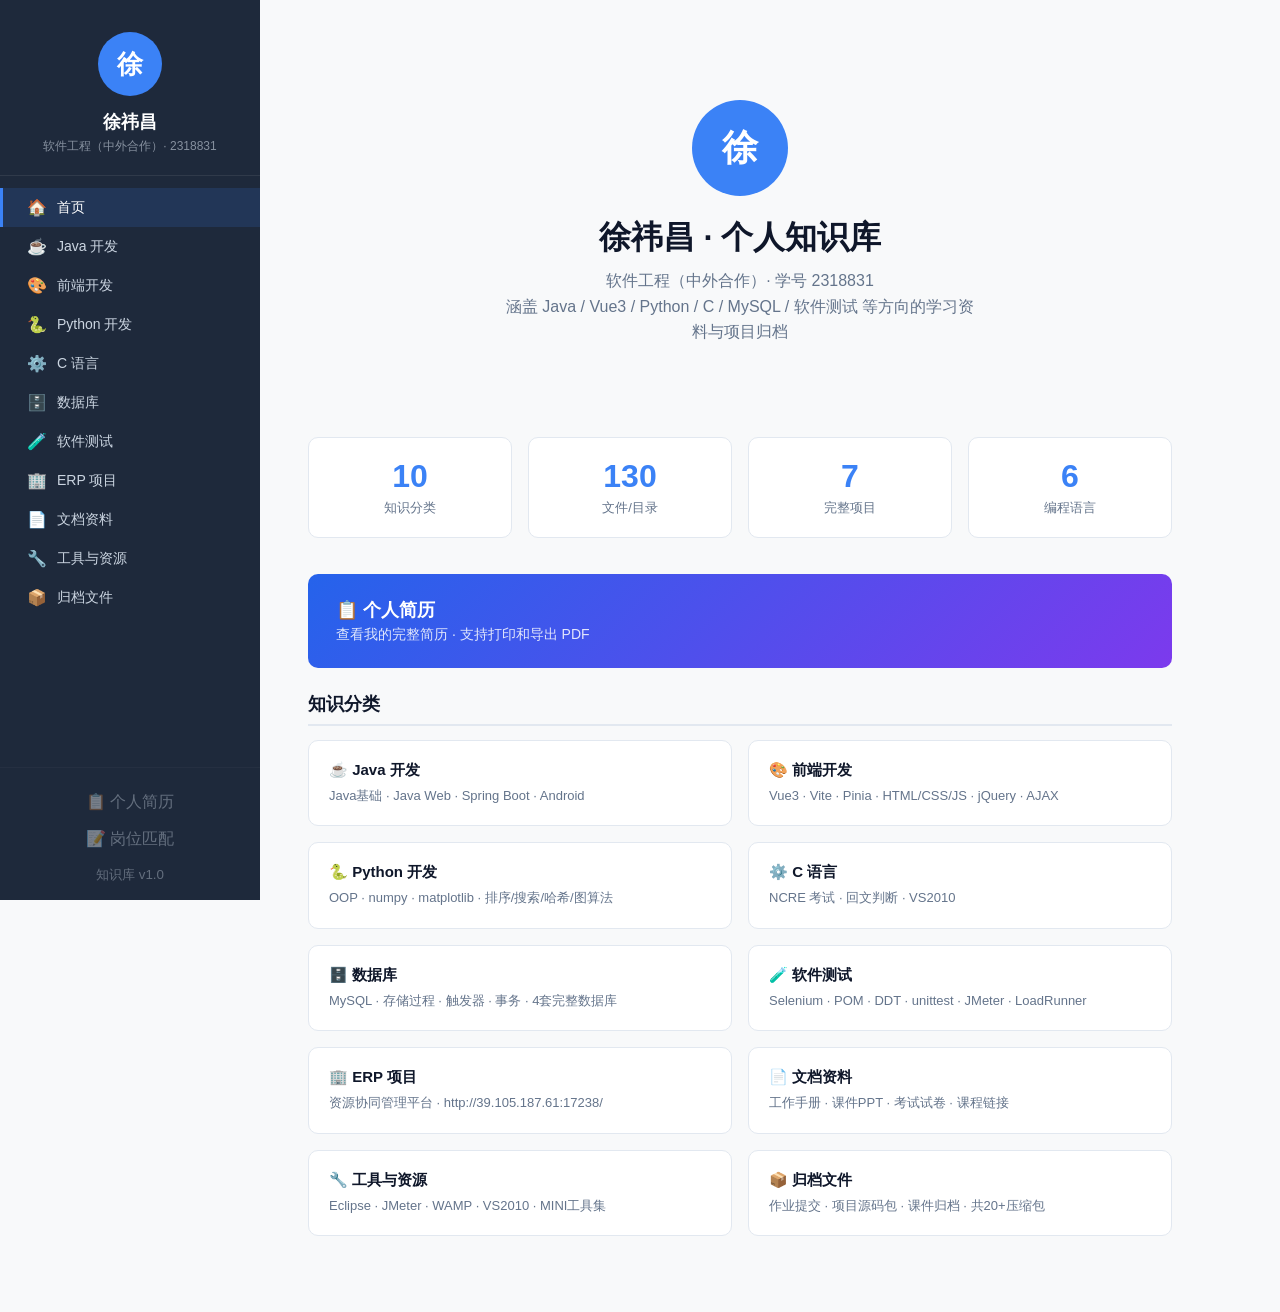
<file: index.html>
<!DOCTYPE html>
<html lang="zh-CN">
<head>
<meta charset="UTF-8">
<meta name="viewport" content="width=device-width, initial-scale=1.0">
<title>徐祎昌 · 知识库</title>
<link rel="stylesheet" href="css/style.css">
</head>
<body>

<aside class="sidebar">
  <div class="profile">
    <div class="avatar">徐</div>
    <h2>徐祎昌</h2>
    <p>软件工程（中外合作）· 2318831</p>
  </div>
  <nav class="nav" id="nav"></nav>
  <div class="sidebar-footer">
    <a href="resume.html" style="color:inherit;text-decoration:none;display:block;padding:8px 0;border-radius:6px;transition:all .15s" onmouseover="this.style.background='rgba(255,255,255,.05)'" onmouseout="this.style.background='transparent'">📋 个人简历</a>
    <a href="profile.html" style="color:inherit;text-decoration:none;display:block;padding:8px 0;border-radius:6px;transition:all .15s" onmouseover="this.style.background='rgba(255,255,255,.05)'" onmouseout="this.style.background='transparent'">📝 岗位匹配</a>
    <small style="display:block;margin-top:8px">知识库 v1.0</small>
  </div>
</aside>

<main class="main" id="main">
  <div class="loading">加载中...</div>
</main>

<script src="js/data.js"></script>
<script src="js/app.js"></script>
</body>
</html>
</file>
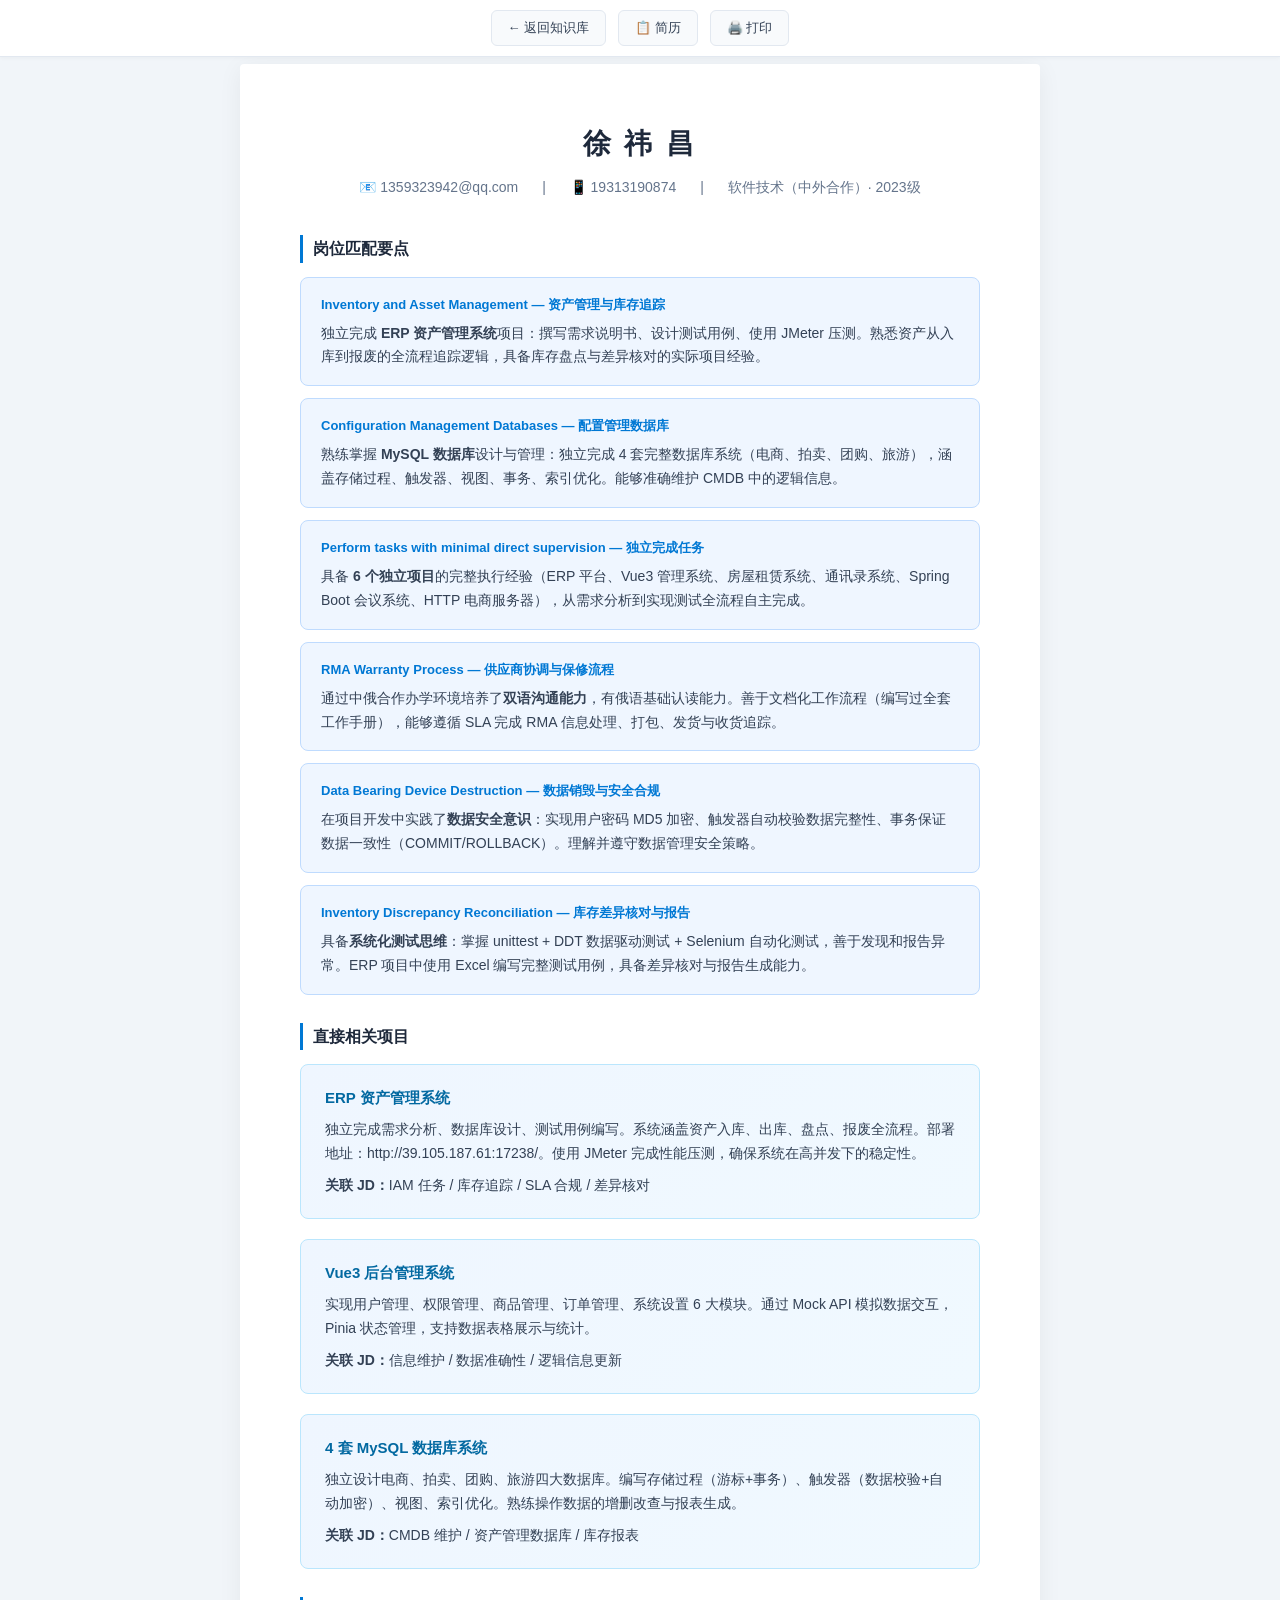
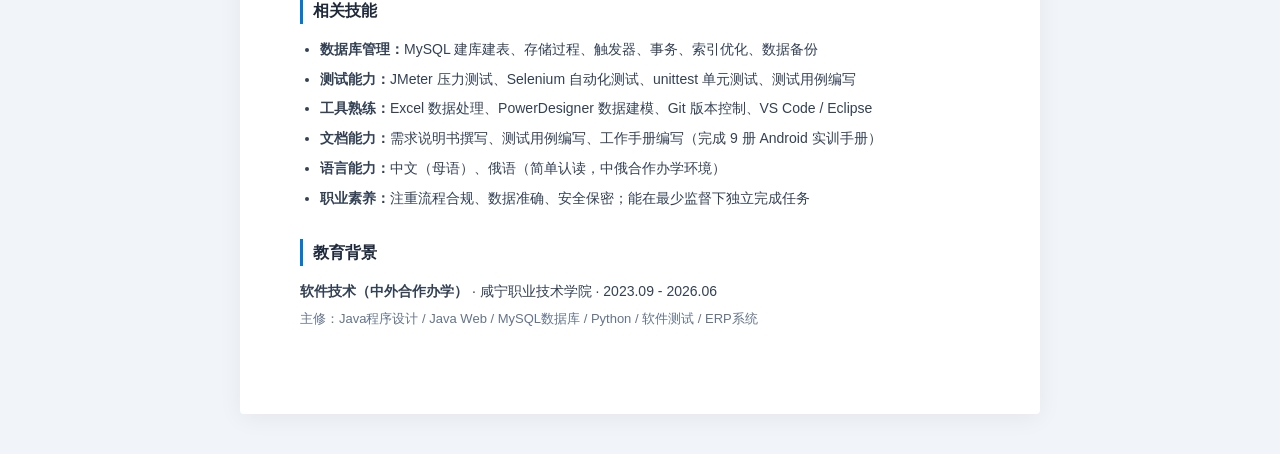
<file: profile.html>
<!DOCTYPE html>
<html lang="zh-CN">
<head>
<meta charset="UTF-8">
<meta name="viewport" content="width=device-width, initial-scale=1.0">
<title>个人信息 · 徐祎昌</title>
<style>
  :root {
    --primary: #1e293b;
    --accent: #0078d4;
    --text: #334155;
    --text-light: #64748b;
    --border: #e2e8f0;
    --bg: #f8fafc;
    --highlight: #eff6ff;
  }
  * { box-sizing: border-box; margin: 0; padding: 0; }
  body {
    font-family: -apple-system, BlinkMacSystemFont, "Segoe UI", Roboto, "Noto Sans SC", sans-serif;
    color: var(--text); background: #f1f5f9; line-height: 1.7;
  }
  .toolbar {
    position: fixed; top: 0; left: 0; right: 0; z-index: 10;
    background: #fff; border-bottom: 1px solid var(--border);
    padding: 10px 24px; display: flex; gap: 12px; justify-content: center;
    box-shadow: 0 1px 4px rgba(0,0,0,.04);
  }
  .toolbar a, .toolbar button {
    font-size: 13px; color: var(--text); background: var(--bg);
    border: 1px solid var(--border); padding: 6px 16px; border-radius: 6px;
    cursor: pointer; text-decoration: none; transition: all .15s;
  }
  .toolbar a:hover, .toolbar button:hover { background: var(--highlight); border-color: var(--accent); color: var(--accent); }

  .container {
    max-width: 800px; margin: 64px auto 40px; background: #fff;
    box-shadow: 0 4px 24px rgba(0,0,0,.06); border-radius: 4px; padding: 56px 60px;
  }

  .header { text-align: center; margin-bottom: 36px; }
  .header h1 { font-size: 28px; color: var(--primary); letter-spacing: 3px; margin-bottom: 8px; }
  .header .info { font-size: 14px; color: var(--text-light); }
  .header .info span { margin: 0 10px; }

  .section { margin-bottom: 28px; }
  .section h2 {
    font-size: 16px; color: var(--primary);
    border-left: 3px solid var(--accent); padding-left: 10px; margin-bottom: 14px;
  }

  .match-card {
    background: var(--highlight); border: 1px solid #bfdbfe;
    border-radius: 8px; padding: 16px 20px; margin-bottom: 12px;
  }
  .match-card .jd { font-size: 13px; color: var(--accent); font-weight: 600; margin-bottom: 6px; }
  .match-card .me { font-size: 14px; color: var(--text); }

  ul { padding-left: 20px; }
  ul li { font-size: 14px; color: var(--text); margin-bottom: 6px; }

  .highlight-box {
    background: linear-gradient(135deg, #eff6ff, #f0f9ff);
    border: 1px solid #bae6fd; border-radius: 8px; padding: 20px 24px;
    margin-bottom: 20px;
  }
  .highlight-box h3 { font-size: 15px; color: #0369a1; margin-bottom: 8px; }
  .highlight-box p { font-size: 14px; color: var(--text); }

  @media print {
    body { background: #fff; }
    .toolbar { display: none; }
    .container { margin: 0; box-shadow: none; border-radius: 0; padding: 40px 48px; max-width: 100%; }
  }
  @media (max-width: 768px) {
    .container { margin: 56px 12px 20px; padding: 32px 24px; }
  }
</style>
</head>
<body>

<div class="toolbar">
  <a href="index.html">← 返回知识库</a>
  <a href="resume.html">📋 简历</a>
  <button onclick="window.print()">🖨️ 打印</button>
</div>

<div class="container">

  <div class="header">
    <h1>徐 祎 昌</h1>
    <div class="info">
      <span>📧 1359323942@qq.com</span>
      <span>|</span>
      <span>📱 19313190874</span>
      <span>|</span>
      <span>软件技术（中外合作）· 2023级</span>
    </div>
  </div>

  <!-- ===== 核心匹配 ===== -->
  <div class="section">
    <h2>岗位匹配要点</h2>

    <div class="match-card">
      <div class="jd">Inventory and Asset Management — 资产管理与库存追踪</div>
      <div class="me">独立完成 <strong>ERP 资产管理系统</strong>项目：撰写需求说明书、设计测试用例、使用 JMeter 压测。熟悉资产从入库到报废的全流程追踪逻辑，具备库存盘点与差异核对的实际项目经验。</div>
    </div>

    <div class="match-card">
      <div class="jd">Configuration Management Databases — 配置管理数据库</div>
      <div class="me">熟练掌握 <strong>MySQL 数据库</strong>设计与管理：独立完成 4 套完整数据库系统（电商、拍卖、团购、旅游），涵盖存储过程、触发器、视图、事务、索引优化。能够准确维护 CMDB 中的逻辑信息。</div>
    </div>

    <div class="match-card">
      <div class="jd">Perform tasks with minimal direct supervision — 独立完成任务</div>
      <div class="me">具备 <strong>6 个独立项目</strong>的完整执行经验（ERP 平台、Vue3 管理系统、房屋租赁系统、通讯录系统、Spring Boot 会议系统、HTTP 电商服务器），从需求分析到实现测试全流程自主完成。</div>
    </div>

    <div class="match-card">
      <div class="jd">RMA Warranty Process — 供应商协调与保修流程</div>
      <div class="me">通过中俄合作办学环境培养了<strong>双语沟通能力</strong>，有俄语基础认读能力。善于文档化工作流程（编写过全套工作手册），能够遵循 SLA 完成 RMA 信息处理、打包、发货与收货追踪。</div>
    </div>

    <div class="match-card">
      <div class="jd">Data Bearing Device Destruction — 数据销毁与安全合规</div>
      <div class="me">在项目开发中实践了<strong>数据安全意识</strong>：实现用户密码 MD5 加密、触发器自动校验数据完整性、事务保证数据一致性（COMMIT/ROLLBACK）。理解并遵守数据管理安全策略。</div>
    </div>

    <div class="match-card">
      <div class="jd">Inventory Discrepancy Reconciliation — 库存差异核对与报告</div>
      <div class="me">具备<strong>系统化测试思维</strong>：掌握 unittest + DDT 数据驱动测试 + Selenium 自动化测试，善于发现和报告异常。ERP 项目中使用 Excel 编写完整测试用例，具备差异核对与报告生成能力。</div>
    </div>
  </div>

  <!-- ===== 核心项目 ===== -->
  <div class="section">
    <h2>直接相关项目</h2>

    <div class="highlight-box">
      <h3>ERP 资产管理系统</h3>
      <p>独立完成需求分析、数据库设计、测试用例编写。系统涵盖资产入库、出库、盘点、报废全流程。部署地址：http://39.105.187.61:17238/。使用 JMeter 完成性能压测，确保系统在高并发下的稳定性。</p>
      <p style="margin-top:8px;"><strong>关联 JD：</strong>IAM 任务 / 库存追踪 / SLA 合规 / 差异核对</p>
    </div>

    <div class="highlight-box">
      <h3>Vue3 后台管理系统</h3>
      <p>实现用户管理、权限管理、商品管理、订单管理、系统设置 6 大模块。通过 Mock API 模拟数据交互，Pinia 状态管理，支持数据表格展示与统计。</p>
      <p style="margin-top:8px;"><strong>关联 JD：</strong>信息维护 / 数据准确性 / 逻辑信息更新</p>
    </div>

    <div class="highlight-box">
      <h3>4 套 MySQL 数据库系统</h3>
      <p>独立设计电商、拍卖、团购、旅游四大数据库。编写存储过程（游标+事务）、触发器（数据校验+自动加密）、视图、索引优化。熟练操作数据的增删改查与报表生成。</p>
      <p style="margin-top:8px;"><strong>关联 JD：</strong>CMDB 维护 / 资产管理数据库 / 库存报表</p>
    </div>
  </div>

  <!-- ===== 技能总结 ===== -->
  <div class="section">
    <h2>相关技能</h2>
    <ul>
      <li><strong>数据库管理：</strong>MySQL 建库建表、存储过程、触发器、事务、索引优化、数据备份</li>
      <li><strong>测试能力：</strong>JMeter 压力测试、Selenium 自动化测试、unittest 单元测试、测试用例编写</li>
      <li><strong>工具熟练：</strong>Excel 数据处理、PowerDesigner 数据建模、Git 版本控制、VS Code / Eclipse</li>
      <li><strong>文档能力：</strong>需求说明书撰写、测试用例编写、工作手册编写（完成 9 册 Android 实训手册）</li>
      <li><strong>语言能力：</strong>中文（母语）、俄语（简单认读，中俄合作办学环境）</li>
      <li><strong>职业素养：</strong>注重流程合规、数据准确、安全保密；能在最少监督下独立完成任务</li>
    </ul>
  </div>

  <!-- ===== 教育 ===== -->
  <div class="section">
    <h2>教育背景</h2>
    <p style="font-size:14px;"><strong>软件技术（中外合作办学）</strong> · 咸宁职业技术学院 · 2023.09 - 2026.06</p>
    <p style="font-size:13px;color:var(--text-light);margin-top:4px;">主修：Java程序设计 / Java Web / MySQL数据库 / Python / 软件测试 / ERP系统</p>
  </div>

</div>
</body>
</html>
</file>
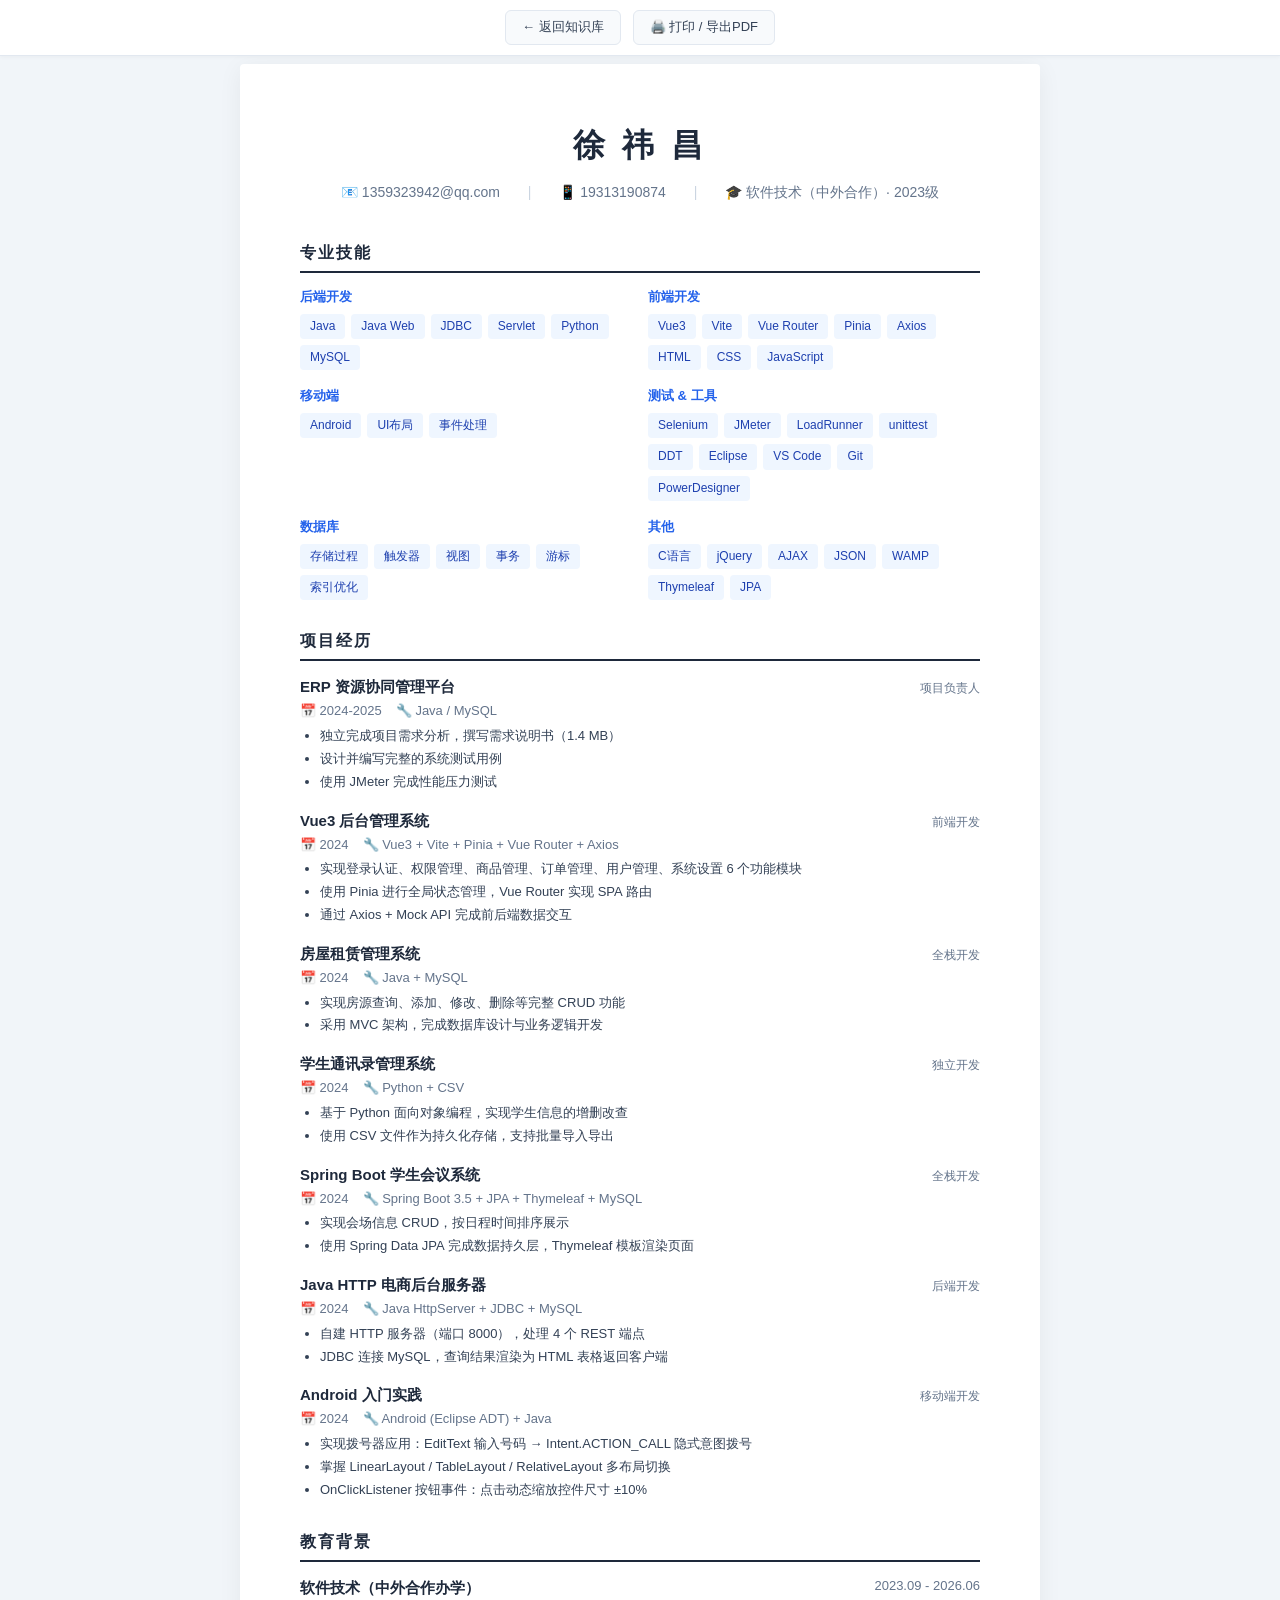
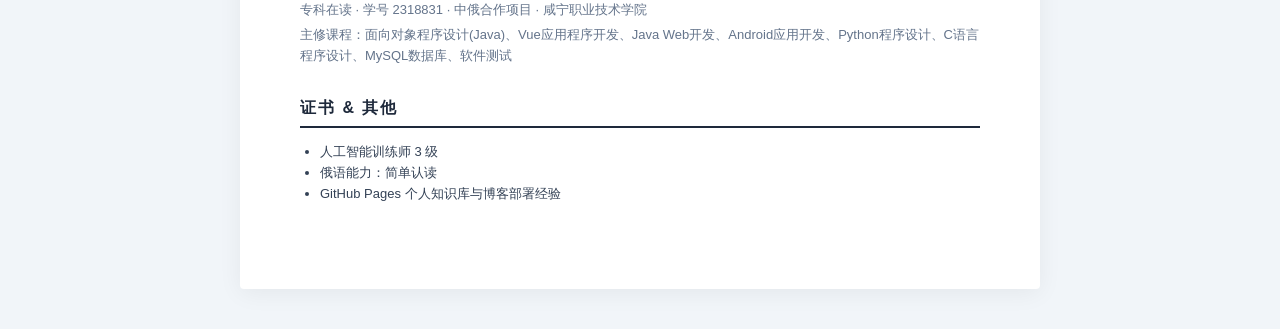
<file: resume.html>
<!DOCTYPE html>
<html lang="zh-CN">
<head>
<meta charset="UTF-8">
<meta name="viewport" content="width=device-width, initial-scale=1.0">
<title>徐祎昌 · 个人简历</title>
<style>
  :root {
    --primary: #1e293b;
    --accent: #2563eb;
    --text: #334155;
    --text-light: #64748b;
    --border: #e2e8f0;
    --bg: #f8fafc;
    --tag-bg: #eff6ff;
  }

  * { box-sizing: border-box; margin: 0; padding: 0; }

  body {
    font-family: -apple-system, BlinkMacSystemFont, "Segoe UI", Roboto, "Noto Sans SC", sans-serif;
    color: var(--text);
    background: #f1f5f9;
    line-height: 1.6;
  }

  .toolbar {
    position: fixed; top: 0; left: 0; right: 0; z-index: 10;
    background: #fff; border-bottom: 1px solid var(--border);
    padding: 10px 24px; display: flex; gap: 12px; justify-content: center;
    box-shadow: 0 1px 4px rgba(0,0,0,.04);
  }
  .toolbar a, .toolbar button {
    font-size: 13px;
    color: var(--text);
    background: var(--bg);
    border: 1px solid var(--border);
    padding: 6px 16px; border-radius: 6px; cursor: pointer;
    text-decoration: none;
    transition: all .15s;
  }
  .toolbar a:hover, .toolbar button:hover { background: var(--tag-bg); border-color: var(--accent); color: var(--accent); }

  .resume {
    max-width: 800px;
    margin: 64px auto 40px;
    background: #fff;
    box-shadow: 0 4px 24px rgba(0,0,0,.06);
    border-radius: 4px;
    padding: 56px 60px;
  }

  @media print {
    body { background: #fff; }
    .toolbar { display: none; }
    .resume { margin: 0; box-shadow: none; border-radius: 0; padding: 40px 48px; max-width: 100%; }
  }

  /* Header */
  .header { text-align: center; margin-bottom: 36px; }
  .header h1 { font-size: 32px; color: var(--primary); letter-spacing: 4px; margin-bottom: 10px; }
  .header .info { font-size: 14px; color: var(--text-light); }
  .header .info span { margin: 0 12px; }
  .header .info .sep { color: #cbd5e1; }

  /* Sections */
  .section { margin-bottom: 28px; }
  .section h2 {
    font-size: 16px; color: var(--primary);
    border-bottom: 2px solid var(--primary);
    padding-bottom: 6px; margin-bottom: 14px;
    letter-spacing: 2px;
  }

  /* Skills */
  .skill-cats { display: grid; grid-template-columns: 1fr 1fr; gap: 16px; }
  .skill-cat h3 {
    font-size: 13px; color: var(--accent); margin-bottom: 6px; font-weight: 600;
  }
  .tags { display: flex; flex-wrap: wrap; gap: 6px; }
  .tag {
    font-size: 12px; background: var(--tag-bg);
    color: #1e40af; padding: 3px 10px; border-radius: 4px;
  }

  /* Project */
  .project { margin-bottom: 16px; }
  .project h3 {
    font-size: 15px; color: var(--primary); margin-bottom: 2px;
    display: flex; justify-content: space-between; align-items: baseline;
  }
  .project h3 .role { font-size: 12px; color: var(--text-light); font-weight: 400; }
  .project .meta { font-size: 13px; color: var(--text-light); margin-bottom: 4px; }
  .project .meta span { margin-right: 14px; }
  .project ul { padding-left: 20px; }
  .project ul li { font-size: 13px; color: var(--text); margin-bottom: 2px; }

  /* Education */
  .edu-item { margin-bottom: 10px; }
  .edu-item h3 {
    font-size: 15px; color: var(--primary);
    display: flex; justify-content: space-between;
  }
  .edu-item h3 span { font-size: 13px; color: var(--text-light); font-weight: 400; }
  .edu-item p { font-size: 13px; color: var(--text-light); }

  /* Responsive */
  @media (max-width: 768px) {
    .resume { margin: 56px 12px 20px; padding: 32px 24px; }
    .skill-cats { grid-template-columns: 1fr; }
  }
</style>
</head>
<body>

<div class="toolbar">
  <a href="index.html">← 返回知识库</a>
  <button onclick="window.print()">🖨️ 打印 / 导出PDF</button>
</div>

<div class="resume">

  <!-- ===== Header ===== -->
  <div class="header">
    <h1>徐 祎 昌</h1>
    <div class="info">
      <span>📧 1359323942@qq.com</span>
      <span class="sep">|</span>
      <span>📱 19313190874</span>
      <span class="sep">|</span>
      <span>🎓 软件技术（中外合作）· 2023级</span>
    </div>
  </div>

  <!-- ===== Skills ===== -->
  <div class="section">
    <h2>专业技能</h2>
    <div class="skill-cats">
      <div class="skill-cat">
        <h3>后端开发</h3>
        <div class="tags">
          <span class="tag">Java</span><span class="tag">Java Web</span><span class="tag">JDBC</span><span class="tag">Servlet</span><span class="tag">Python</span><span class="tag">MySQL</span>
        </div>
      </div>
      <div class="skill-cat">
        <h3>前端开发</h3>
        <div class="tags">
          <span class="tag">Vue3</span><span class="tag">Vite</span><span class="tag">Vue Router</span><span class="tag">Pinia</span><span class="tag">Axios</span><span class="tag">HTML</span><span class="tag">CSS</span><span class="tag">JavaScript</span>
        </div>
      </div>
      <div class="skill-cat">
        <h3>移动端</h3>
        <div class="tags">
          <span class="tag">Android</span><span class="tag">UI布局</span><span class="tag">事件处理</span>
        </div>
      </div>
      <div class="skill-cat">
        <h3>测试 & 工具</h3>
        <div class="tags">
          <span class="tag">Selenium</span><span class="tag">JMeter</span><span class="tag">LoadRunner</span><span class="tag">unittest</span><span class="tag">DDT</span><span class="tag">Eclipse</span><span class="tag">VS Code</span><span class="tag">Git</span><span class="tag">PowerDesigner</span>
        </div>
      </div>
      <div class="skill-cat">
        <h3>数据库</h3>
        <div class="tags">
          <span class="tag">存储过程</span><span class="tag">触发器</span><span class="tag">视图</span><span class="tag">事务</span><span class="tag">游标</span><span class="tag">索引优化</span>
        </div>
      </div>
      <div class="skill-cat">
        <h3>其他</h3>
        <div class="tags">
          <span class="tag">C语言</span><span class="tag">jQuery</span><span class="tag">AJAX</span><span class="tag">JSON</span><span class="tag">WAMP</span><span class="tag">Thymeleaf</span><span class="tag">JPA</span>
        </div>
      </div>
    </div>
  </div>

  <!-- ===== Projects ===== -->
  <div class="section">
    <h2>项目经历</h2>

    <div class="project">
      <h3>ERP 资源协同管理平台 <span class="role">项目负责人</span></h3>
      <div class="meta"><span>📅 2024-2025</span><span>🔧 Java / MySQL</span></div>
      <ul>
        <li>独立完成项目需求分析，撰写需求说明书（1.4 MB）</li>
        <li>设计并编写完整的系统测试用例</li>
        <li>使用 JMeter 完成性能压力测试</li>
      </ul>
    </div>

    <div class="project">
      <h3>Vue3 后台管理系统 <span class="role">前端开发</span></h3>
      <div class="meta"><span>📅 2024</span><span>🔧 Vue3 + Vite + Pinia + Vue Router + Axios</span></div>
      <ul>
        <li>实现登录认证、权限管理、商品管理、订单管理、用户管理、系统设置 6 个功能模块</li>
        <li>使用 Pinia 进行全局状态管理，Vue Router 实现 SPA 路由</li>
        <li>通过 Axios + Mock API 完成前后端数据交互</li>
      </ul>
    </div>

    <div class="project">
      <h3>房屋租赁管理系统 <span class="role">全栈开发</span></h3>
      <div class="meta"><span>📅 2024</span><span>🔧 Java + MySQL</span></div>
      <ul>
        <li>实现房源查询、添加、修改、删除等完整 CRUD 功能</li>
        <li>采用 MVC 架构，完成数据库设计与业务逻辑开发</li>
      </ul>
    </div>

    <div class="project">
      <h3>学生通讯录管理系统 <span class="role">独立开发</span></h3>
      <div class="meta"><span>📅 2024</span><span>🔧 Python + CSV</span></div>
      <ul>
        <li>基于 Python 面向对象编程，实现学生信息的增删改查</li>
        <li>使用 CSV 文件作为持久化存储，支持批量导入导出</li>
      </ul>
    </div>

    <div class="project">
      <h3>Spring Boot 学生会议系统 <span class="role">全栈开发</span></h3>
      <div class="meta"><span>📅 2024</span><span>🔧 Spring Boot 3.5 + JPA + Thymeleaf + MySQL</span></div>
      <ul>
        <li>实现会场信息 CRUD，按日程时间排序展示</li>
        <li>使用 Spring Data JPA 完成数据持久层，Thymeleaf 模板渲染页面</li>
      </ul>
    </div>

    <div class="project">
      <h3>Java HTTP 电商后台服务器 <span class="role">后端开发</span></h3>
      <div class="meta"><span>📅 2024</span><span>🔧 Java HttpServer + JDBC + MySQL</span></div>
      <ul>
        <li>自建 HTTP 服务器（端口 8000），处理 4 个 REST 端点</li>
        <li>JDBC 连接 MySQL，查询结果渲染为 HTML 表格返回客户端</li>
      </ul>
    </div>

    <div class="project">
      <h3>Android 入门实践 <span class="role">移动端开发</span></h3>
      <div class="meta"><span>📅 2024</span><span>🔧 Android (Eclipse ADT) + Java</span></div>
      <ul>
        <li>实现拨号器应用：EditText 输入号码 → Intent.ACTION_CALL 隐式意图拨号</li>
        <li>掌握 LinearLayout / TableLayout / RelativeLayout 多布局切换</li>
        <li>OnClickListener 按钮事件：点击动态缩放控件尺寸 ±10%</li>
      </ul>
    </div>
  </div>

  <!-- ===== Education ===== -->
  <div class="section">
    <h2>教育背景</h2>
    <div class="edu-item">
      <h3>软件技术（中外合作办学）<span>2023.09 - 2026.06</span></h3>
      <p>专科在读 · 学号 2318831 · 中俄合作项目 · 咸宁职业技术学院</p>
      <p style="margin-top:4px">主修课程：面向对象程序设计(Java)、Vue应用程序开发、Java Web开发、Android应用开发、Python程序设计、C语言程序设计、MySQL数据库、软件测试</p>
    </div>
  </div>

  <!-- ===== Certifications ===== -->
  <div class="section">
    <h2>证书 &amp; 其他</h2>
    <ul style="padding-left:20px; font-size:13px;">
      <li>人工智能训练师 3 级</li>
      <li>俄语能力：简单认读</li>
      <li>GitHub Pages 个人知识库与博客部署经验</li>
    </ul>
  </div>

</div>

</body>
</html>
</file>
<file: css/style.css>
/* ===== Reset & Base ===== */
*, *::before, *::after { box-sizing: border-box; margin: 0; padding: 0; }

:root {
  --bg: #f8f9fa;
  --sidebar-bg: #1e293b;
  --sidebar-text: #cbd5e1;
  --sidebar-active: #fff;
  --card-bg: #fff;
  --text: #334155;
  --text-secondary: #64748b;
  --heading: #0f172a;
  --accent: #3b82f6;
  --accent-light: #eff6ff;
  --border: #e2e8f0;
  --tag-bg: #f1f5f9;
  --tag-text: #475569;
  --radius: 10px;
}

body {
  font-family: -apple-system, BlinkMacSystemFont, "Segoe UI", Roboto, "Noto Sans SC", sans-serif;
  color: var(--text);
  background: var(--bg);
  display: flex;
  min-height: 100vh;
}

/* ===== Sidebar ===== */
.sidebar {
  width: 260px;
  min-width: 260px;
  background: var(--sidebar-bg);
  color: var(--sidebar-text);
  display: flex;
  flex-direction: column;
  position: fixed;
  top: 0; left: 0; bottom: 0;
  z-index: 10;
  overflow-y: auto;
}

.profile {
  padding: 32px 24px 20px;
  text-align: center;
  border-bottom: 1px solid rgba(255,255,255,.08);
}

.avatar {
  width: 64px; height: 64px;
  border-radius: 50%;
  background: var(--accent);
  color: #fff;
  font-size: 26px;
  font-weight: 700;
  line-height: 64px;
  margin: 0 auto 14px;
}

.profile h2 { font-size: 18px; color: #fff; margin-bottom: 4px; }
.profile p  { font-size: 12px; opacity: .6; }

.nav { padding: 12px 0; flex: 1; }
.nav a {
  display: flex; align-items: center; gap: 10px;
  padding: 10px 24px;
  color: var(--sidebar-text);
  text-decoration: none;
  font-size: 14px;
  transition: all .15s;
  border-left: 3px solid transparent;
}
.nav a:hover { color: #fff; background: rgba(255,255,255,.05); }
.nav a.active {
  color: var(--sidebar-active);
  background: rgba(59,130,246,.15);
  border-left-color: var(--accent);
}

.nav .icon { font-size: 16px; width: 20px; text-align: center; }

.sidebar-footer {
  padding: 16px 24px;
  border-top: 1px solid rgba(255,255,255,.08);
  text-align: center;
  opacity: .4;
}

/* ===== Main ===== */
.main {
  margin-left: 260px;
  flex: 1;
  padding: 40px 48px;
  max-width: 960px;
}

/* ===== Page Shell ===== */
.page { display: none; }
.page.active { display: block; animation: fadeIn .3s ease; }

@keyframes fadeIn {
  from { opacity: 0; transform: translateY(8px); }
  to   { opacity: 1; transform: translateY(0); }
}

.page h1 {
  font-size: 28px;
  color: var(--heading);
  margin-bottom: 6px;
}

.page > .subtitle {
  color: var(--text-secondary);
  margin-bottom: 32px;
  font-size: 14px;
}

/* ===== Stats Row ===== */
.stats {
  display: grid;
  grid-template-columns: repeat(auto-fit, minmax(130px, 1fr));
  gap: 16px;
  margin-bottom: 36px;
}

.stat-card {
  background: var(--card-bg);
  border: 1px solid var(--border);
  border-radius: var(--radius);
  padding: 20px;
  text-align: center;
}

.stat-card .num {
  font-size: 32px;
  font-weight: 700;
  color: var(--accent);
}

.stat-card .label {
  font-size: 13px;
  color: var(--text-secondary);
  margin-top: 4px;
}

/* ===== Sections ===== */
.section { margin-bottom: 36px; }
.section h2 {
  font-size: 18px;
  color: var(--heading);
  margin-bottom: 14px;
  padding-bottom: 8px;
  border-bottom: 2px solid var(--border);
}

/* ===== Cards ===== */
.cards {
  display: grid;
  grid-template-columns: repeat(auto-fill, minmax(280px, 1fr));
  gap: 16px;
}

.card {
  background: var(--card-bg);
  border: 1px solid var(--border);
  border-radius: var(--radius);
  padding: 20px;
  transition: box-shadow .2s, transform .2s;
  text-decoration: none;
  color: inherit;
  display: block;
}

.card:hover {
  box-shadow: 0 4px 20px rgba(0,0,0,.06);
  transform: translateY(-2px);
}

.card h3 { font-size: 15px; color: var(--heading); margin-bottom: 6px; }
.card p  { font-size: 13px; color: var(--text-secondary); line-height: 1.5; }

/* ===== File List ===== */
.file-list { list-style: none; }

.file-list li {
  display: flex; align-items: flex-start; gap: 10px;
  padding: 10px 14px;
  border-radius: 6px;
  transition: background .15s;
}
.file-list li:hover { background: var(--accent-light); }

.file-list .f-icon { font-size: 18px; flex-shrink: 0; margin-top: 1px; }
.file-list .f-info { flex: 1; min-width: 0; }
.file-list .f-name { font-size: 14px; font-weight: 500; color: var(--heading); word-break: break-all; }
.file-list .f-path { font-size: 12px; color: var(--text-secondary); margin-top: 2px; font-family: "SF Mono", "Fira Code", monospace; }

/* ===== File Group ===== */
.file-group { margin-bottom: 20px; }
.file-group h3 {
  font-size: 14px;
  color: var(--accent);
  margin-bottom: 8px;
  font-weight: 600;
}

/* ===== Tags ===== */
.tag {
  display: inline-block;
  background: var(--tag-bg);
  color: var(--tag-text);
  font-size: 12px;
  padding: 2px 10px;
  border-radius: 99px;
  margin-right: 4px;
  margin-bottom: 4px;
}

/* ===== Welcome ===== */
.welcome {
  text-align: center;
  padding: 60px 0;
}

.welcome .big-avatar {
  width: 96px; height: 96px;
  border-radius: 50%;
  background: var(--accent);
  color: #fff;
  font-size: 36px;
  font-weight: 700;
  line-height: 96px;
  margin: 0 auto 20px;
}

.welcome h1 { font-size: 32px; margin-bottom: 8px; }
.welcome p  { color: var(--text-secondary); max-width: 480px; margin: 0 auto 32px; line-height: 1.6; }

/* ===== Breadcrumb ===== */
.breadcrumb {
  font-size: 13px;
  color: var(--text-secondary);
  margin-bottom: 20px;
}
.breadcrumb span { color: var(--text); font-weight: 500; }

/* ===== Empty State ===== */
.empty {
  text-align: center;
  padding: 48px 0;
  color: var(--text-secondary);
}
.empty .icon { font-size: 48px; margin-bottom: 12px; }

/* ===== Responsive ===== */
@media (max-width: 768px) {
  body { flex-direction: column; }
  .sidebar {
    position: relative;
    width: 100%; min-width: 0;
    flex-direction: row;
    flex-wrap: wrap;
    padding: 12px 16px;
    align-items: center;
  }
  .profile { display: none; }
  .nav { display: flex; flex-wrap: wrap; gap: 2px; padding: 0; }
  .nav a { padding: 8px 14px; font-size: 13px; border-left: none; border-radius: 6px; }
  .sidebar-footer { display: none; }
  .main { margin-left: 0; padding: 20px 16px; }
  .cards { grid-template-columns: 1fr; }
  .stats { grid-template-columns: repeat(2, 1fr); }
}
</file>
